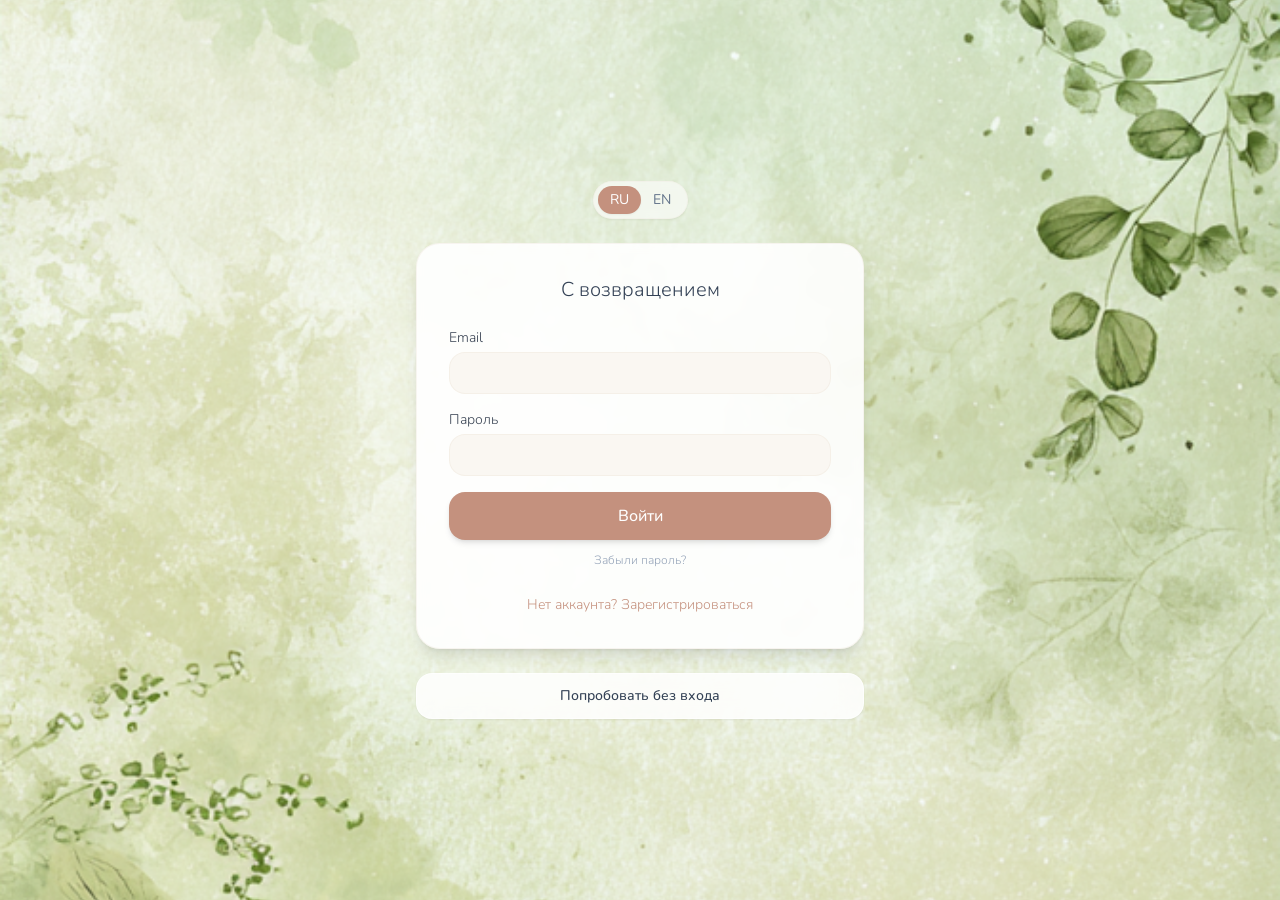
<file: index.html>
<!doctype html>
<html lang="ru">
  <head>
    <meta charset="UTF-8" />
    <script>
      // Старый домен (*.vercel.app) → канонический shloka108.ru, с сохранением пути.
      (function () {
        var h = location.hostname;
        if (/(^|\.)vercel\.app$/.test(h)) {
          location.replace('https://shloka108.ru' + location.pathname + location.search + location.hash);
        }
      })();
    </script>
    <link rel="icon" type="image/svg+xml" href="./icon-192.svg" />
    <link rel="apple-touch-icon" href="./icon-192.svg" />
    <meta name="viewport" content="width=device-width, initial-scale=1.0, maximum-scale=1.0, user-scalable=no, viewport-fit=cover" />
    <meta name="theme-color" content="#faf6f1" media="(prefers-color-scheme: light)" />
    <meta name="theme-color" content="#1a1917" media="(prefers-color-scheme: dark)" />
    <meta name="mobile-web-app-capable" content="yes" />
    <meta name="apple-mobile-web-app-status-bar-style" content="black-translucent" />
    <meta name="apple-mobile-web-app-title" content="Shloka" />
    <link rel="manifest" href="./manifest.json" />
    <link rel="preconnect" href="https://fonts.googleapis.com">
    <link rel="preconnect" href="https://fonts.gstatic.com" crossorigin>
    <link href="https://fonts.googleapis.com/css2?family=Nunito:wght@300;400;500;600;700&display=swap" rel="stylesheet">
    <title>Shloka</title>
    <script type="module" crossorigin src="./assets/index-D8ob7VkO.js"></script>
    <link rel="stylesheet" crossorigin href="./assets/index-CciPIYq9.css">
  </head>
  <body>
    <div id="root"></div>
  </body>
</html>
</file>
<file: assets/index-CciPIYq9.css>
*,:before,:after{--tw-border-spacing-x: 0;--tw-border-spacing-y: 0;--tw-translate-x: 0;--tw-translate-y: 0;--tw-rotate: 0;--tw-skew-x: 0;--tw-skew-y: 0;--tw-scale-x: 1;--tw-scale-y: 1;--tw-pan-x: ;--tw-pan-y: ;--tw-pinch-zoom: ;--tw-scroll-snap-strictness: proximity;--tw-gradient-from-position: ;--tw-gradient-via-position: ;--tw-gradient-to-position: ;--tw-ordinal: ;--tw-slashed-zero: ;--tw-numeric-figure: ;--tw-numeric-spacing: ;--tw-numeric-fraction: ;--tw-ring-inset: ;--tw-ring-offset-width: 0px;--tw-ring-offset-color: #fff;--tw-ring-color: rgb(59 130 246 / .5);--tw-ring-offset-shadow: 0 0 #0000;--tw-ring-shadow: 0 0 #0000;--tw-shadow: 0 0 #0000;--tw-shadow-colored: 0 0 #0000;--tw-blur: ;--tw-brightness: ;--tw-contrast: ;--tw-grayscale: ;--tw-hue-rotate: ;--tw-invert: ;--tw-saturate: ;--tw-sepia: ;--tw-drop-shadow: ;--tw-backdrop-blur: ;--tw-backdrop-brightness: ;--tw-backdrop-contrast: ;--tw-backdrop-grayscale: ;--tw-backdrop-hue-rotate: ;--tw-backdrop-invert: ;--tw-backdrop-opacity: ;--tw-backdrop-saturate: ;--tw-backdrop-sepia: ;--tw-contain-size: ;--tw-contain-layout: ;--tw-contain-paint: ;--tw-contain-style: }::backdrop{--tw-border-spacing-x: 0;--tw-border-spacing-y: 0;--tw-translate-x: 0;--tw-translate-y: 0;--tw-rotate: 0;--tw-skew-x: 0;--tw-skew-y: 0;--tw-scale-x: 1;--tw-scale-y: 1;--tw-pan-x: ;--tw-pan-y: ;--tw-pinch-zoom: ;--tw-scroll-snap-strictness: proximity;--tw-gradient-from-position: ;--tw-gradient-via-position: ;--tw-gradient-to-position: ;--tw-ordinal: ;--tw-slashed-zero: ;--tw-numeric-figure: ;--tw-numeric-spacing: ;--tw-numeric-fraction: ;--tw-ring-inset: ;--tw-ring-offset-width: 0px;--tw-ring-offset-color: #fff;--tw-ring-color: rgb(59 130 246 / .5);--tw-ring-offset-shadow: 0 0 #0000;--tw-ring-shadow: 0 0 #0000;--tw-shadow: 0 0 #0000;--tw-shadow-colored: 0 0 #0000;--tw-blur: ;--tw-brightness: ;--tw-contrast: ;--tw-grayscale: ;--tw-hue-rotate: ;--tw-invert: ;--tw-saturate: ;--tw-sepia: ;--tw-drop-shadow: ;--tw-backdrop-blur: ;--tw-backdrop-brightness: ;--tw-backdrop-contrast: ;--tw-backdrop-grayscale: ;--tw-backdrop-hue-rotate: ;--tw-backdrop-invert: ;--tw-backdrop-opacity: ;--tw-backdrop-saturate: ;--tw-backdrop-sepia: ;--tw-contain-size: ;--tw-contain-layout: ;--tw-contain-paint: ;--tw-contain-style: }*,:before,:after{box-sizing:border-box;border-width:0;border-style:solid;border-color:#e5e7eb}:before,:after{--tw-content: ""}html,:host{line-height:1.5;-webkit-text-size-adjust:100%;-moz-tab-size:4;-o-tab-size:4;tab-size:4;font-family:Nunito,system-ui,sans-serif;font-feature-settings:normal;font-variation-settings:normal;-webkit-tap-highlight-color:transparent}body{margin:0;line-height:inherit}hr{height:0;color:inherit;border-top-width:1px}abbr:where([title]){-webkit-text-decoration:underline dotted;text-decoration:underline dotted}h1,h2,h3,h4,h5,h6{font-size:inherit;font-weight:inherit}a{color:inherit;text-decoration:inherit}b,strong{font-weight:bolder}code,kbd,samp,pre{font-family:ui-monospace,SFMono-Regular,Menlo,Monaco,Consolas,Liberation Mono,Courier New,monospace;font-feature-settings:normal;font-variation-settings:normal;font-size:1em}small{font-size:80%}sub,sup{font-size:75%;line-height:0;position:relative;vertical-align:baseline}sub{bottom:-.25em}sup{top:-.5em}table{text-indent:0;border-color:inherit;border-collapse:collapse}button,input,optgroup,select,textarea{font-family:inherit;font-feature-settings:inherit;font-variation-settings:inherit;font-size:100%;font-weight:inherit;line-height:inherit;letter-spacing:inherit;color:inherit;margin:0;padding:0}button,select{text-transform:none}button,input:where([type=button]),input:where([type=reset]),input:where([type=submit]){-webkit-appearance:button;background-color:transparent;background-image:none}:-moz-focusring{outline:auto}:-moz-ui-invalid{box-shadow:none}progress{vertical-align:baseline}::-webkit-inner-spin-button,::-webkit-outer-spin-button{height:auto}[type=search]{-webkit-appearance:textfield;outline-offset:-2px}::-webkit-search-decoration{-webkit-appearance:none}::-webkit-file-upload-button{-webkit-appearance:button;font:inherit}summary{display:list-item}blockquote,dl,dd,h1,h2,h3,h4,h5,h6,hr,figure,p,pre{margin:0}fieldset{margin:0;padding:0}legend{padding:0}ol,ul,menu{list-style:none;margin:0;padding:0}dialog{padding:0}textarea{resize:vertical}input::-moz-placeholder,textarea::-moz-placeholder{opacity:1;color:#9ca3af}input::placeholder,textarea::placeholder{opacity:1;color:#9ca3af}button,[role=button]{cursor:pointer}:disabled{cursor:default}img,svg,video,canvas,audio,iframe,embed,object{display:block;vertical-align:middle}img,video{max-width:100%;height:auto}[hidden]:where(:not([hidden=until-found])){display:none}.sr-only{position:absolute;width:1px;height:1px;padding:0;margin:-1px;overflow:hidden;clip:rect(0,0,0,0);white-space:nowrap;border-width:0}.pointer-events-none{pointer-events:none}.pointer-events-auto{pointer-events:auto}.visible{visibility:visible}.invisible{visibility:hidden}.fixed{position:fixed}.absolute{position:absolute}.relative{position:relative}.inset-0{top:0;right:0;bottom:0;left:0}.inset-y-0{top:0;bottom:0}.-right-0\.5{right:-.125rem}.-right-1\.5{right:-.375rem}.-top-0\.5{top:-.125rem}.-top-1\.5{top:-.375rem}.bottom-0{bottom:0}.bottom-full{bottom:100%}.left-0{left:0}.left-0\.5{left:.125rem}.left-1{left:.25rem}.left-1\/2{left:50%}.left-2{left:.5rem}.left-3{left:.75rem}.right-0{right:0}.right-1{right:.25rem}.right-2{right:.5rem}.right-3{right:.75rem}.top-0{top:0}.top-0\.5{top:.125rem}.top-1\/2{top:50%}.top-2{top:.5rem}.top-4{top:1rem}.top-full{top:100%}.z-10{z-index:10}.z-20{z-index:20}.z-40{z-index:40}.z-50{z-index:50}.z-\[100\]{z-index:100}.z-\[200\]{z-index:200}.z-\[60\]{z-index:60}.z-\[70\]{z-index:70}.order-1{order:1}.order-2{order:2}.-m-1{margin:-.25rem}.m-4{margin:1rem}.mx-3{margin-left:.75rem;margin-right:.75rem}.mx-4{margin-left:1rem;margin-right:1rem}.mx-auto{margin-left:auto;margin-right:auto}.my-1{margin-top:.25rem;margin-bottom:.25rem}.-ml-1{margin-left:-.25rem}.-ml-2{margin-left:-.5rem}.mb-1{margin-bottom:.25rem}.mb-1\.5{margin-bottom:.375rem}.mb-10{margin-bottom:2.5rem}.mb-2{margin-bottom:.5rem}.mb-20{margin-bottom:5rem}.mb-3{margin-bottom:.75rem}.mb-4{margin-bottom:1rem}.mb-6{margin-bottom:1.5rem}.mb-8{margin-bottom:2rem}.ml-0\.5{margin-left:.125rem}.ml-1\.5{margin-left:.375rem}.ml-2{margin-left:.5rem}.ml-6{margin-left:1.5rem}.ml-auto{margin-left:auto}.mr-0\.5{margin-right:.125rem}.mr-1{margin-right:.25rem}.mr-2{margin-right:.5rem}.mr-3{margin-right:.75rem}.mt-0\.5{margin-top:.125rem}.mt-1{margin-top:.25rem}.mt-1\.5{margin-top:.375rem}.mt-2{margin-top:.5rem}.mt-3{margin-top:.75rem}.mt-4{margin-top:1rem}.mt-6{margin-top:1.5rem}.mt-8{margin-top:2rem}.line-clamp-2{overflow:hidden;display:-webkit-box;-webkit-box-orient:vertical;-webkit-line-clamp:2}.line-clamp-3{overflow:hidden;display:-webkit-box;-webkit-box-orient:vertical;-webkit-line-clamp:3}.block{display:block}.inline{display:inline}.flex{display:flex}.inline-flex{display:inline-flex}.table{display:table}.grid{display:grid}.contents{display:contents}.hidden{display:none}.aspect-video{aspect-ratio:16 / 9}.h-0\.5{height:.125rem}.h-1{height:.25rem}.h-1\.5{height:.375rem}.h-10{height:2.5rem}.h-11{height:2.75rem}.h-12{height:3rem}.h-14{height:3.5rem}.h-16{height:4rem}.h-2{height:.5rem}.h-2\.5{height:.625rem}.h-20{height:5rem}.h-3{height:.75rem}.h-4{height:1rem}.h-48{height:12rem}.h-5{height:1.25rem}.h-6{height:1.5rem}.h-7{height:1.75rem}.h-8{height:2rem}.h-9{height:2.25rem}.h-\[3px\]{height:3px}.h-full{height:100%}.max-h-60{max-height:15rem}.max-h-64{max-height:16rem}.max-h-\[30vh\]{max-height:30vh}.max-h-\[35vh\]{max-height:35vh}.max-h-\[40vh\]{max-height:40vh}.max-h-\[85vh\]{max-height:85vh}.max-h-\[90vh\]{max-height:90vh}.max-h-\[92vh\]{max-height:92vh}.max-h-\[95vh\]{max-height:95vh}.min-h-0{min-height:0px}.min-h-\[52px\]{min-height:52px}.min-h-full{min-height:100%}.w-1{width:.25rem}.w-1\.5{width:.375rem}.w-1\/2{width:50%}.w-10{width:2.5rem}.w-11{width:2.75rem}.w-12{width:3rem}.w-16{width:4rem}.w-2{width:.5rem}.w-2\.5{width:.625rem}.w-20{width:5rem}.w-3{width:.75rem}.w-4{width:1rem}.w-40{width:10rem}.w-44{width:11rem}.w-5{width:1.25rem}.w-52{width:13rem}.w-6{width:1.5rem}.w-64{width:16rem}.w-7{width:1.75rem}.w-8{width:2rem}.w-9{width:2.25rem}.w-full{width:100%}.min-w-0{min-width:0px}.max-w-2xl{max-width:42rem}.max-w-4xl{max-width:56rem}.max-w-\[200px\]{max-width:200px}.max-w-\[260px\]{max-width:260px}.max-w-\[85\%\]{max-width:85%}.max-w-lg{max-width:32rem}.max-w-md{max-width:28rem}.max-w-sm{max-width:24rem}.max-w-xs{max-width:20rem}.flex-1{flex:1 1 0%}.flex-shrink-0,.shrink-0{flex-shrink:0}.-translate-x-1\/2{--tw-translate-x: -50%;transform:translate(var(--tw-translate-x),var(--tw-translate-y)) rotate(var(--tw-rotate)) skew(var(--tw-skew-x)) skewY(var(--tw-skew-y)) scaleX(var(--tw-scale-x)) scaleY(var(--tw-scale-y))}.-translate-x-full{--tw-translate-x: -100%;transform:translate(var(--tw-translate-x),var(--tw-translate-y)) rotate(var(--tw-rotate)) skew(var(--tw-skew-x)) skewY(var(--tw-skew-y)) scaleX(var(--tw-scale-x)) scaleY(var(--tw-scale-y))}.-translate-y-1\/2{--tw-translate-y: -50%;transform:translate(var(--tw-translate-x),var(--tw-translate-y)) rotate(var(--tw-rotate)) skew(var(--tw-skew-x)) skewY(var(--tw-skew-y)) scaleX(var(--tw-scale-x)) scaleY(var(--tw-scale-y))}.translate-x-0{--tw-translate-x: 0px;transform:translate(var(--tw-translate-x),var(--tw-translate-y)) rotate(var(--tw-rotate)) skew(var(--tw-skew-x)) skewY(var(--tw-skew-y)) scaleX(var(--tw-scale-x)) scaleY(var(--tw-scale-y))}.translate-x-5{--tw-translate-x: 1.25rem;transform:translate(var(--tw-translate-x),var(--tw-translate-y)) rotate(var(--tw-rotate)) skew(var(--tw-skew-x)) skewY(var(--tw-skew-y)) scaleX(var(--tw-scale-x)) scaleY(var(--tw-scale-y))}.rotate-45{--tw-rotate: 45deg;transform:translate(var(--tw-translate-x),var(--tw-translate-y)) rotate(var(--tw-rotate)) skew(var(--tw-skew-x)) skewY(var(--tw-skew-y)) scaleX(var(--tw-scale-x)) scaleY(var(--tw-scale-y))}.transform{transform:translate(var(--tw-translate-x),var(--tw-translate-y)) rotate(var(--tw-rotate)) skew(var(--tw-skew-x)) skewY(var(--tw-skew-y)) scaleX(var(--tw-scale-x)) scaleY(var(--tw-scale-y))}@keyframes pulse{50%{opacity:.5}}.animate-pulse{animation:pulse 2s cubic-bezier(.4,0,.6,1) infinite}@keyframes spin{to{transform:rotate(360deg)}}.animate-spin{animation:spin 1s linear infinite}.cursor-pointer{cursor:pointer}.select-none{-webkit-user-select:none;-moz-user-select:none;user-select:none}.resize-none{resize:none}.resize{resize:both}.grid-cols-1{grid-template-columns:repeat(1,minmax(0,1fr))}.flex-col{flex-direction:column}.flex-wrap{flex-wrap:wrap}.items-start{align-items:flex-start}.items-end{align-items:flex-end}.items-center{align-items:center}.justify-start{justify-content:flex-start}.justify-end{justify-content:flex-end}.justify-center{justify-content:center}.justify-between{justify-content:space-between}.gap-0\.5{gap:.125rem}.gap-1{gap:.25rem}.gap-1\.5{gap:.375rem}.gap-2{gap:.5rem}.gap-2\.5{gap:.625rem}.gap-3{gap:.75rem}.gap-4{gap:1rem}.gap-5{gap:1.25rem}.gap-6{gap:1.5rem}.gap-8{gap:2rem}.gap-x-2\.5{-moz-column-gap:.625rem;column-gap:.625rem}.gap-x-3{-moz-column-gap:.75rem;column-gap:.75rem}.gap-x-5{-moz-column-gap:1.25rem;column-gap:1.25rem}.gap-y-2{row-gap:.5rem}.gap-y-3{row-gap:.75rem}.gap-y-4{row-gap:1rem}.gap-y-5{row-gap:1.25rem}.gap-y-6{row-gap:1.5rem}.space-x-1\.5>:not([hidden])~:not([hidden]){--tw-space-x-reverse: 0;margin-right:calc(.375rem * var(--tw-space-x-reverse));margin-left:calc(.375rem * calc(1 - var(--tw-space-x-reverse)))}.space-x-2>:not([hidden])~:not([hidden]){--tw-space-x-reverse: 0;margin-right:calc(.5rem * var(--tw-space-x-reverse));margin-left:calc(.5rem * calc(1 - var(--tw-space-x-reverse)))}.space-x-2\.5>:not([hidden])~:not([hidden]){--tw-space-x-reverse: 0;margin-right:calc(.625rem * var(--tw-space-x-reverse));margin-left:calc(.625rem * calc(1 - var(--tw-space-x-reverse)))}.space-x-3>:not([hidden])~:not([hidden]){--tw-space-x-reverse: 0;margin-right:calc(.75rem * var(--tw-space-x-reverse));margin-left:calc(.75rem * calc(1 - var(--tw-space-x-reverse)))}.space-y-0\.5>:not([hidden])~:not([hidden]){--tw-space-y-reverse: 0;margin-top:calc(.125rem * calc(1 - var(--tw-space-y-reverse)));margin-bottom:calc(.125rem * var(--tw-space-y-reverse))}.space-y-1>:not([hidden])~:not([hidden]){--tw-space-y-reverse: 0;margin-top:calc(.25rem * calc(1 - var(--tw-space-y-reverse)));margin-bottom:calc(.25rem * var(--tw-space-y-reverse))}.space-y-2>:not([hidden])~:not([hidden]){--tw-space-y-reverse: 0;margin-top:calc(.5rem * calc(1 - var(--tw-space-y-reverse)));margin-bottom:calc(.5rem * var(--tw-space-y-reverse))}.space-y-3>:not([hidden])~:not([hidden]){--tw-space-y-reverse: 0;margin-top:calc(.75rem * calc(1 - var(--tw-space-y-reverse)));margin-bottom:calc(.75rem * var(--tw-space-y-reverse))}.space-y-4>:not([hidden])~:not([hidden]){--tw-space-y-reverse: 0;margin-top:calc(1rem * calc(1 - var(--tw-space-y-reverse)));margin-bottom:calc(1rem * var(--tw-space-y-reverse))}.space-y-5>:not([hidden])~:not([hidden]){--tw-space-y-reverse: 0;margin-top:calc(1.25rem * calc(1 - var(--tw-space-y-reverse)));margin-bottom:calc(1.25rem * var(--tw-space-y-reverse))}.space-y-6>:not([hidden])~:not([hidden]){--tw-space-y-reverse: 0;margin-top:calc(1.5rem * calc(1 - var(--tw-space-y-reverse)));margin-bottom:calc(1.5rem * var(--tw-space-y-reverse))}.overflow-auto{overflow:auto}.overflow-hidden{overflow:hidden}.overflow-x-auto{overflow-x:auto}.overflow-y-auto{overflow-y:auto}.truncate{overflow:hidden;text-overflow:ellipsis;white-space:nowrap}.whitespace-normal{white-space:normal}.whitespace-nowrap{white-space:nowrap}.whitespace-pre-line{white-space:pre-line}.whitespace-pre-wrap{white-space:pre-wrap}.break-words{overflow-wrap:break-word}.break-all{word-break:break-all}.rounded{border-radius:.25rem}.rounded-2xl{border-radius:1rem}.rounded-3xl{border-radius:1.5rem}.rounded-full{border-radius:9999px}.rounded-lg{border-radius:.5rem}.rounded-md{border-radius:.375rem}.rounded-xl{border-radius:.75rem}.rounded-r-full{border-top-right-radius:9999px;border-bottom-right-radius:9999px}.rounded-t-3xl{border-top-left-radius:1.5rem;border-top-right-radius:1.5rem}.rounded-bl-md{border-bottom-left-radius:.375rem}.rounded-br-md{border-bottom-right-radius:.375rem}.border{border-width:1px}.border-0{border-width:0px}.border-2{border-width:2px}.border-b{border-bottom-width:1px}.border-b-2{border-bottom-width:2px}.border-l{border-left-width:1px}.border-r{border-right-width:1px}.border-t{border-top-width:1px}.border-t-2{border-top-width:2px}.border-dashed{border-style:dashed}.border-amber-200{--tw-border-opacity: 1;border-color:rgb(253 230 138 / var(--tw-border-opacity, 1))}.border-current{border-color:currentColor}.border-emerald-500\/60{border-color:#10b98199}.border-gray-100{--tw-border-opacity: 1;border-color:rgb(243 244 246 / var(--tw-border-opacity, 1))}.border-gray-200{--tw-border-opacity: 1;border-color:rgb(229 231 235 / var(--tw-border-opacity, 1))}.border-gray-300{--tw-border-opacity: 1;border-color:rgb(209 213 219 / var(--tw-border-opacity, 1))}.border-green-200{--tw-border-opacity: 1;border-color:rgb(187 247 208 / var(--tw-border-opacity, 1))}.border-night-accent{--tw-border-opacity: 1;border-color:rgb(196 168 120 / var(--tw-border-opacity, 1))}.border-night-accent\/30{border-color:#c4a8784d}.border-night-bg{--tw-border-opacity: 1;border-color:rgb(26 25 24 / var(--tw-border-opacity, 1))}.border-purple-200{--tw-border-opacity: 1;border-color:rgb(233 213 255 / var(--tw-border-opacity, 1))}.border-red-100{--tw-border-opacity: 1;border-color:rgb(254 226 226 / var(--tw-border-opacity, 1))}.border-red-200{--tw-border-opacity: 1;border-color:rgb(254 202 202 / var(--tw-border-opacity, 1))}.border-red-400{--tw-border-opacity: 1;border-color:rgb(248 113 113 / var(--tw-border-opacity, 1))}.border-red-400\/60{border-color:#f8717199}.border-red-500\/60{border-color:#ef444499}.border-sattva-btn-rose{--tw-border-opacity: 1;border-color:rgb(196 145 126 / var(--tw-border-opacity, 1))}.border-sattva-sage\/20{border-color:#c8dbc833}.border-sattva-sage\/30{border-color:#c8dbc84d}.border-sattva-sage\/50{border-color:#c8dbc880}.border-sattva-sand\/15{border-color:#e8ddd026}.border-sattva-sand\/20{border-color:#e8ddd033}.border-sattva-sand\/30{border-color:#e8ddd04d}.border-sattva-sand\/40{border-color:#e8ddd066}.border-transparent{border-color:transparent}.border-white{--tw-border-opacity: 1;border-color:rgb(255 255 255 / var(--tw-border-opacity, 1))}.border-white\/10{border-color:#ffffff1a}.border-white\/20{border-color:#fff3}.border-white\/5{border-color:#ffffff0d}.border-white\/60{border-color:#fff9}.border-yellow-200{--tw-border-opacity: 1;border-color:rgb(254 240 138 / var(--tw-border-opacity, 1))}.border-t-transparent{border-top-color:transparent}.bg-amber-400{--tw-bg-opacity: 1;background-color:rgb(251 191 36 / var(--tw-bg-opacity, 1))}.bg-amber-50{--tw-bg-opacity: 1;background-color:rgb(255 251 235 / var(--tw-bg-opacity, 1))}.bg-black\/10{background-color:#0000001a}.bg-black\/30{background-color:#0000004d}.bg-black\/40{background-color:#0006}.bg-black\/5{background-color:#0000000d}.bg-black\/50{background-color:#00000080}.bg-black\/60{background-color:#0009}.bg-black\/65{background-color:#000000a6}.bg-blue-50{--tw-bg-opacity: 1;background-color:rgb(239 246 255 / var(--tw-bg-opacity, 1))}.bg-current{background-color:currentColor}.bg-emerald-100{--tw-bg-opacity: 1;background-color:rgb(209 250 229 / var(--tw-bg-opacity, 1))}.bg-emerald-400{--tw-bg-opacity: 1;background-color:rgb(52 211 153 / var(--tw-bg-opacity, 1))}.bg-emerald-50{--tw-bg-opacity: 1;background-color:rgb(236 253 245 / var(--tw-bg-opacity, 1))}.bg-emerald-500{--tw-bg-opacity: 1;background-color:rgb(16 185 129 / var(--tw-bg-opacity, 1))}.bg-emerald-500\/10{background-color:#10b9811a}.bg-emerald-500\/15{background-color:#10b98126}.bg-gray-100{--tw-bg-opacity: 1;background-color:rgb(243 244 246 / var(--tw-bg-opacity, 1))}.bg-gray-200\/60{background-color:#e5e7eb99}.bg-gray-300{--tw-bg-opacity: 1;background-color:rgb(209 213 219 / var(--tw-bg-opacity, 1))}.bg-gray-400{--tw-bg-opacity: 1;background-color:rgb(156 163 175 / var(--tw-bg-opacity, 1))}.bg-gray-50{--tw-bg-opacity: 1;background-color:rgb(249 250 251 / var(--tw-bg-opacity, 1))}.bg-gray-50\/50{background-color:#f9fafb80}.bg-green-100{--tw-bg-opacity: 1;background-color:rgb(220 252 231 / var(--tw-bg-opacity, 1))}.bg-green-400{--tw-bg-opacity: 1;background-color:rgb(74 222 128 / var(--tw-bg-opacity, 1))}.bg-green-50{--tw-bg-opacity: 1;background-color:rgb(240 253 244 / var(--tw-bg-opacity, 1))}.bg-green-50\/95{background-color:#f0fdf4f2}.bg-green-500{--tw-bg-opacity: 1;background-color:rgb(34 197 94 / var(--tw-bg-opacity, 1))}.bg-night-accent{--tw-bg-opacity: 1;background-color:rgb(196 168 120 / var(--tw-bg-opacity, 1))}.bg-night-accent-soft\/30{background-color:#3e3a324d}.bg-night-accent-soft\/50{background-color:#3e3a3280}.bg-night-accent\/15{background-color:#c4a87826}.bg-night-accent\/20{background-color:#c4a87833}.bg-night-accent\/40{background-color:#c4a87866}.bg-night-accent\/60{background-color:#c4a87899}.bg-night-bg{--tw-bg-opacity: 1;background-color:rgb(26 25 24 / var(--tw-bg-opacity, 1))}.bg-night-btn{--tw-bg-opacity: 1;background-color:rgb(138 120 96 / var(--tw-bg-opacity, 1))}.bg-night-btn-soft\/40{background-color:#37322966}.bg-night-btn\/20{background-color:#8a786033}.bg-night-card{--tw-bg-opacity: 1;background-color:rgb(35 34 32 / var(--tw-bg-opacity, 1))}.bg-night-card\/95{background-color:#232220f2}.bg-purple-50{--tw-bg-opacity: 1;background-color:rgb(250 245 255 / var(--tw-bg-opacity, 1))}.bg-red-100{--tw-bg-opacity: 1;background-color:rgb(254 226 226 / var(--tw-bg-opacity, 1))}.bg-red-400{--tw-bg-opacity: 1;background-color:rgb(248 113 113 / var(--tw-bg-opacity, 1))}.bg-red-50{--tw-bg-opacity: 1;background-color:rgb(254 242 242 / var(--tw-bg-opacity, 1))}.bg-red-50\/50{background-color:#fef2f280}.bg-red-50\/95{background-color:#fef2f2f2}.bg-red-500{--tw-bg-opacity: 1;background-color:rgb(239 68 68 / var(--tw-bg-opacity, 1))}.bg-red-500\/10{background-color:#ef44441a}.bg-red-500\/15{background-color:#ef444426}.bg-sattva-blush\/20{background-color:#e8dcd433}.bg-sattva-blush\/30{background-color:#e8dcd44d}.bg-sattva-btn-rose{--tw-bg-opacity: 1;background-color:rgb(196 145 126 / var(--tw-bg-opacity, 1))}.bg-sattva-btn-rose\/10{background-color:#c4917e1a}.bg-sattva-btn-rose\/15{background-color:#c4917e26}.bg-sattva-btn-rose\/30{background-color:#c4917e4d}.bg-sattva-btn-rose\/40{background-color:#c4917e66}.bg-sattva-cream{--tw-bg-opacity: 1;background-color:rgb(250 247 242 / var(--tw-bg-opacity, 1))}.bg-sattva-cream\/50{background-color:#faf7f280}.bg-sattva-cream\/95{background-color:#faf7f2f2}.bg-sattva-gold\/30{background-color:#d4c4a04d}.bg-sattva-sage\/10{background-color:#c8dbc81a}.bg-sattva-sage\/20{background-color:#c8dbc833}.bg-sattva-sage\/30{background-color:#c8dbc84d}.bg-sattva-sage\/40{background-color:#c8dbc866}.bg-sattva-sand\/10{background-color:#e8ddd01a}.bg-sattva-sand\/15{background-color:#e8ddd026}.bg-sattva-sand\/20{background-color:#e8ddd033}.bg-sattva-sand\/30{background-color:#e8ddd04d}.bg-sattva-sand\/40{background-color:#e8ddd066}.bg-slate-200{--tw-bg-opacity: 1;background-color:rgb(226 232 240 / var(--tw-bg-opacity, 1))}.bg-slate-400{--tw-bg-opacity: 1;background-color:rgb(148 163 184 / var(--tw-bg-opacity, 1))}.bg-slate-700{--tw-bg-opacity: 1;background-color:rgb(51 65 85 / var(--tw-bg-opacity, 1))}.bg-slate-800{--tw-bg-opacity: 1;background-color:rgb(30 41 59 / var(--tw-bg-opacity, 1))}.bg-transparent{background-color:transparent}.bg-white{--tw-bg-opacity: 1;background-color:rgb(255 255 255 / var(--tw-bg-opacity, 1))}.bg-white\/10{background-color:#ffffff1a}.bg-white\/15{background-color:#ffffff26}.bg-white\/20{background-color:#fff3}.bg-white\/5{background-color:#ffffff0d}.bg-white\/60{background-color:#fff9}.bg-white\/85{background-color:#ffffffd9}.bg-white\/90{background-color:#ffffffe6}.bg-white\/95{background-color:#fffffff2}.bg-white\/\[0\.02\]{background-color:#ffffff05}.bg-white\/\[0\.03\]{background-color:#ffffff08}.bg-yellow-100{--tw-bg-opacity: 1;background-color:rgb(254 249 195 / var(--tw-bg-opacity, 1))}.bg-yellow-400{--tw-bg-opacity: 1;background-color:rgb(250 204 21 / var(--tw-bg-opacity, 1))}.bg-yellow-50{--tw-bg-opacity: 1;background-color:rgb(254 252 232 / var(--tw-bg-opacity, 1))}.bg-yellow-500\/15{background-color:#eab30826}.bg-sattva-gradient{background-image:linear-gradient(160deg,#f2e8dc,#e8dcd0 40%,#ddd0c4)}.object-cover{-o-object-fit:cover;object-fit:cover}.p-0\.5{padding:.125rem}.p-1{padding:.25rem}.p-1\.5{padding:.375rem}.p-2{padding:.5rem}.p-2\.5{padding:.625rem}.p-3{padding:.75rem}.p-4{padding:1rem}.p-5{padding:1.25rem}.p-6{padding:1.5rem}.p-8{padding:2rem}.px-1{padding-left:.25rem;padding-right:.25rem}.px-1\.5{padding-left:.375rem;padding-right:.375rem}.px-2{padding-left:.5rem;padding-right:.5rem}.px-2\.5{padding-left:.625rem;padding-right:.625rem}.px-3{padding-left:.75rem;padding-right:.75rem}.px-4{padding-left:1rem;padding-right:1rem}.px-5{padding-left:1.25rem;padding-right:1.25rem}.px-6{padding-left:1.5rem;padding-right:1.5rem}.px-8{padding-left:2rem;padding-right:2rem}.py-0\.5{padding-top:.125rem;padding-bottom:.125rem}.py-1{padding-top:.25rem;padding-bottom:.25rem}.py-1\.5{padding-top:.375rem;padding-bottom:.375rem}.py-10{padding-top:2.5rem;padding-bottom:2.5rem}.py-12{padding-top:3rem;padding-bottom:3rem}.py-16{padding-top:4rem;padding-bottom:4rem}.py-2{padding-top:.5rem;padding-bottom:.5rem}.py-2\.5{padding-top:.625rem;padding-bottom:.625rem}.py-20{padding-top:5rem;padding-bottom:5rem}.py-3{padding-top:.75rem;padding-bottom:.75rem}.py-3\.5{padding-top:.875rem;padding-bottom:.875rem}.py-4{padding-top:1rem;padding-bottom:1rem}.pb-1{padding-bottom:.25rem}.pb-16{padding-bottom:4rem}.pb-2{padding-bottom:.5rem}.pb-4{padding-bottom:1rem}.pb-5{padding-bottom:1.25rem}.pb-6{padding-bottom:1.5rem}.pl-2{padding-left:.5rem}.pr-12{padding-right:3rem}.pt-12{padding-top:3rem}.pt-14{padding-top:3.5rem}.pt-2{padding-top:.5rem}.pt-3{padding-top:.75rem}.pt-4{padding-top:1rem}.pt-6{padding-top:1.5rem}.pt-\[env\(safe-area-inset-top\)\]{padding-top:env(safe-area-inset-top)}.text-left{text-align:left}.text-center{text-align:center}.font-mono{font-family:ui-monospace,SFMono-Regular,Menlo,Monaco,Consolas,Liberation Mono,Courier New,monospace}.font-sanskrit{font-family:Georgia,Cambria,Times New Roman,serif}.text-2xl{font-size:1.5rem;line-height:2rem}.text-3xl{font-size:1.875rem;line-height:2.25rem}.text-\[10px\]{font-size:10px}.text-\[11px\]{font-size:11px}.text-base{font-size:1rem;line-height:1.5rem}.text-lg{font-size:1.125rem;line-height:1.75rem}.text-sm{font-size:.875rem;line-height:1.25rem}.text-xl{font-size:1.25rem;line-height:1.75rem}.text-xs{font-size:.75rem;line-height:1rem}.font-bold{font-weight:700}.font-light{font-weight:300}.font-medium{font-weight:500}.font-normal{font-weight:400}.font-semibold{font-weight:600}.uppercase{text-transform:uppercase}.lowercase{text-transform:lowercase}.italic{font-style:italic}.tabular-nums{--tw-numeric-spacing: tabular-nums;font-variant-numeric:var(--tw-ordinal) var(--tw-slashed-zero) var(--tw-numeric-figure) var(--tw-numeric-spacing) var(--tw-numeric-fraction)}.leading-none{line-height:1}.leading-relaxed{line-height:1.625}.leading-snug{line-height:1.375}.leading-tight{line-height:1.25}.tracking-wide{letter-spacing:.025em}.tracking-wider{letter-spacing:.05em}.text-\[\#c8b48a\]{--tw-text-opacity: 1;color:rgb(200 180 138 / var(--tw-text-opacity, 1))}.text-amber-400{--tw-text-opacity: 1;color:rgb(251 191 36 / var(--tw-text-opacity, 1))}.text-amber-600{--tw-text-opacity: 1;color:rgb(217 119 6 / var(--tw-text-opacity, 1))}.text-amber-700{--tw-text-opacity: 1;color:rgb(180 83 9 / var(--tw-text-opacity, 1))}.text-amber-800\/80{color:#92400ecc}.text-amber-800\/90{color:#92400ee6}.text-blue-600{--tw-text-opacity: 1;color:rgb(37 99 235 / var(--tw-text-opacity, 1))}.text-emerald-400{--tw-text-opacity: 1;color:rgb(52 211 153 / var(--tw-text-opacity, 1))}.text-emerald-500{--tw-text-opacity: 1;color:rgb(16 185 129 / var(--tw-text-opacity, 1))}.text-gray-100{--tw-text-opacity: 1;color:rgb(243 244 246 / var(--tw-text-opacity, 1))}.text-gray-200{--tw-text-opacity: 1;color:rgb(229 231 235 / var(--tw-text-opacity, 1))}.text-gray-300{--tw-text-opacity: 1;color:rgb(209 213 219 / var(--tw-text-opacity, 1))}.text-gray-400{--tw-text-opacity: 1;color:rgb(156 163 175 / var(--tw-text-opacity, 1))}.text-gray-500{--tw-text-opacity: 1;color:rgb(107 114 128 / var(--tw-text-opacity, 1))}.text-gray-600{--tw-text-opacity: 1;color:rgb(75 85 99 / var(--tw-text-opacity, 1))}.text-gray-700{--tw-text-opacity: 1;color:rgb(55 65 81 / var(--tw-text-opacity, 1))}.text-green-500{--tw-text-opacity: 1;color:rgb(34 197 94 / var(--tw-text-opacity, 1))}.text-green-600{--tw-text-opacity: 1;color:rgb(22 163 74 / var(--tw-text-opacity, 1))}.text-green-700{--tw-text-opacity: 1;color:rgb(21 128 61 / var(--tw-text-opacity, 1))}.text-night-accent{--tw-text-opacity: 1;color:rgb(196 168 120 / var(--tw-text-opacity, 1))}.text-night-text{--tw-text-opacity: 1;color:rgb(224 216 208 / var(--tw-text-opacity, 1))}.text-purple-500{--tw-text-opacity: 1;color:rgb(168 85 247 / var(--tw-text-opacity, 1))}.text-purple-600{--tw-text-opacity: 1;color:rgb(147 51 234 / var(--tw-text-opacity, 1))}.text-purple-700{--tw-text-opacity: 1;color:rgb(126 34 206 / var(--tw-text-opacity, 1))}.text-red-400{--tw-text-opacity: 1;color:rgb(248 113 113 / var(--tw-text-opacity, 1))}.text-red-500{--tw-text-opacity: 1;color:rgb(239 68 68 / var(--tw-text-opacity, 1))}.text-red-600{--tw-text-opacity: 1;color:rgb(220 38 38 / var(--tw-text-opacity, 1))}.text-red-600\/90{color:#dc2626e6}.text-red-700{--tw-text-opacity: 1;color:rgb(185 28 28 / var(--tw-text-opacity, 1))}.text-sattva-btn-rose{--tw-text-opacity: 1;color:rgb(196 145 126 / var(--tw-text-opacity, 1))}.text-sattva-gold{--tw-text-opacity: 1;color:rgb(212 196 160 / var(--tw-text-opacity, 1))}.text-sattva-rose{--tw-text-opacity: 1;color:rgb(232 213 204 / var(--tw-text-opacity, 1))}.text-sattva-sage{--tw-text-opacity: 1;color:rgb(200 219 200 / var(--tw-text-opacity, 1))}.text-sattva-sage-dark{--tw-text-opacity: 1;color:rgb(109 168 109 / var(--tw-text-opacity, 1))}.text-slate-100{--tw-text-opacity: 1;color:rgb(241 245 249 / var(--tw-text-opacity, 1))}.text-slate-300{--tw-text-opacity: 1;color:rgb(203 213 225 / var(--tw-text-opacity, 1))}.text-slate-400{--tw-text-opacity: 1;color:rgb(148 163 184 / var(--tw-text-opacity, 1))}.text-slate-500{--tw-text-opacity: 1;color:rgb(100 116 139 / var(--tw-text-opacity, 1))}.text-slate-600{--tw-text-opacity: 1;color:rgb(71 85 105 / var(--tw-text-opacity, 1))}.text-slate-700{--tw-text-opacity: 1;color:rgb(51 65 85 / var(--tw-text-opacity, 1))}.text-slate-800{--tw-text-opacity: 1;color:rgb(30 41 59 / var(--tw-text-opacity, 1))}.text-slate-900{--tw-text-opacity: 1;color:rgb(15 23 42 / var(--tw-text-opacity, 1))}.text-white{--tw-text-opacity: 1;color:rgb(255 255 255 / var(--tw-text-opacity, 1))}.text-yellow-400{--tw-text-opacity: 1;color:rgb(250 204 21 / var(--tw-text-opacity, 1))}.text-yellow-500{--tw-text-opacity: 1;color:rgb(234 179 8 / var(--tw-text-opacity, 1))}.text-yellow-700{--tw-text-opacity: 1;color:rgb(161 98 7 / var(--tw-text-opacity, 1))}.underline{text-decoration-line:underline}.decoration-dotted{text-decoration-style:dotted}.underline-offset-2{text-underline-offset:2px}.placeholder-gray-400::-moz-placeholder{--tw-placeholder-opacity: 1;color:rgb(156 163 175 / var(--tw-placeholder-opacity, 1))}.placeholder-gray-400::placeholder{--tw-placeholder-opacity: 1;color:rgb(156 163 175 / var(--tw-placeholder-opacity, 1))}.placeholder-gray-500::-moz-placeholder{--tw-placeholder-opacity: 1;color:rgb(107 114 128 / var(--tw-placeholder-opacity, 1))}.placeholder-gray-500::placeholder{--tw-placeholder-opacity: 1;color:rgb(107 114 128 / var(--tw-placeholder-opacity, 1))}.placeholder-gray-600::-moz-placeholder{--tw-placeholder-opacity: 1;color:rgb(75 85 99 / var(--tw-placeholder-opacity, 1))}.placeholder-gray-600::placeholder{--tw-placeholder-opacity: 1;color:rgb(75 85 99 / var(--tw-placeholder-opacity, 1))}.placeholder-slate-400::-moz-placeholder{--tw-placeholder-opacity: 1;color:rgb(148 163 184 / var(--tw-placeholder-opacity, 1))}.placeholder-slate-400::placeholder{--tw-placeholder-opacity: 1;color:rgb(148 163 184 / var(--tw-placeholder-opacity, 1))}.accent-sattva-btn-rose{accent-color:#c4917e}.opacity-0{opacity:0}.opacity-20{opacity:.2}.opacity-30{opacity:.3}.opacity-40{opacity:.4}.opacity-50{opacity:.5}.opacity-60{opacity:.6}.opacity-70{opacity:.7}.opacity-\[0\.08\]{opacity:.08}.shadow{--tw-shadow: 0 1px 3px 0 rgb(0 0 0 / .1), 0 1px 2px -1px rgb(0 0 0 / .1);--tw-shadow-colored: 0 1px 3px 0 var(--tw-shadow-color), 0 1px 2px -1px var(--tw-shadow-color);box-shadow:var(--tw-ring-offset-shadow, 0 0 #0000),var(--tw-ring-shadow, 0 0 #0000),var(--tw-shadow)}.shadow-2xl{--tw-shadow: 0 25px 50px -12px rgb(0 0 0 / .25);--tw-shadow-colored: 0 25px 50px -12px var(--tw-shadow-color);box-shadow:var(--tw-ring-offset-shadow, 0 0 #0000),var(--tw-ring-shadow, 0 0 #0000),var(--tw-shadow)}.shadow-\[0_-2px_16px_rgba\(0\,0\,0\,0\.04\)\]{--tw-shadow: 0 -2px 16px rgba(0,0,0,.04);--tw-shadow-colored: 0 -2px 16px var(--tw-shadow-color);box-shadow:var(--tw-ring-offset-shadow, 0 0 #0000),var(--tw-ring-shadow, 0 0 #0000),var(--tw-shadow)}.shadow-card{--tw-shadow: 0 1px 3px rgba(0,0,0,.04), 0 4px 12px rgba(0,0,0,.03);--tw-shadow-colored: 0 1px 3px var(--tw-shadow-color), 0 4px 12px var(--tw-shadow-color);box-shadow:var(--tw-ring-offset-shadow, 0 0 #0000),var(--tw-ring-shadow, 0 0 #0000),var(--tw-shadow)}.shadow-glow-night{--tw-shadow: 0 0 20px rgba(196,168,120,.1);--tw-shadow-colored: 0 0 20px var(--tw-shadow-color);box-shadow:var(--tw-ring-offset-shadow, 0 0 #0000),var(--tw-ring-shadow, 0 0 #0000),var(--tw-shadow)}.shadow-glow-rose{--tw-shadow: 0 0 20px rgba(196,145,126,.15);--tw-shadow-colored: 0 0 20px var(--tw-shadow-color);box-shadow:var(--tw-ring-offset-shadow, 0 0 #0000),var(--tw-ring-shadow, 0 0 #0000),var(--tw-shadow)}.shadow-lg{--tw-shadow: 0 10px 15px -3px rgb(0 0 0 / .1), 0 4px 6px -4px rgb(0 0 0 / .1);--tw-shadow-colored: 0 10px 15px -3px var(--tw-shadow-color), 0 4px 6px -4px var(--tw-shadow-color);box-shadow:var(--tw-ring-offset-shadow, 0 0 #0000),var(--tw-ring-shadow, 0 0 #0000),var(--tw-shadow)}.shadow-md{--tw-shadow: 0 4px 6px -1px rgb(0 0 0 / .1), 0 2px 4px -2px rgb(0 0 0 / .1);--tw-shadow-colored: 0 4px 6px -1px var(--tw-shadow-color), 0 2px 4px -2px var(--tw-shadow-color);box-shadow:var(--tw-ring-offset-shadow, 0 0 #0000),var(--tw-ring-shadow, 0 0 #0000),var(--tw-shadow)}.shadow-none{--tw-shadow: 0 0 #0000;--tw-shadow-colored: 0 0 #0000;box-shadow:var(--tw-ring-offset-shadow, 0 0 #0000),var(--tw-ring-shadow, 0 0 #0000),var(--tw-shadow)}.shadow-sm{--tw-shadow: 0 1px 2px 0 rgb(0 0 0 / .05);--tw-shadow-colored: 0 1px 2px 0 var(--tw-shadow-color);box-shadow:var(--tw-ring-offset-shadow, 0 0 #0000),var(--tw-ring-shadow, 0 0 #0000),var(--tw-shadow)}.shadow-xl{--tw-shadow: 0 20px 25px -5px rgb(0 0 0 / .1), 0 8px 10px -6px rgb(0 0 0 / .1);--tw-shadow-colored: 0 20px 25px -5px var(--tw-shadow-color), 0 8px 10px -6px var(--tw-shadow-color);box-shadow:var(--tw-ring-offset-shadow, 0 0 #0000),var(--tw-ring-shadow, 0 0 #0000),var(--tw-shadow)}.outline-none{outline:2px solid transparent;outline-offset:2px}.filter{filter:var(--tw-blur) var(--tw-brightness) var(--tw-contrast) var(--tw-grayscale) var(--tw-hue-rotate) var(--tw-invert) var(--tw-saturate) var(--tw-sepia) var(--tw-drop-shadow)}.backdrop-blur-md{--tw-backdrop-blur: blur(12px);-webkit-backdrop-filter:var(--tw-backdrop-blur) var(--tw-backdrop-brightness) var(--tw-backdrop-contrast) var(--tw-backdrop-grayscale) var(--tw-backdrop-hue-rotate) var(--tw-backdrop-invert) var(--tw-backdrop-opacity) var(--tw-backdrop-saturate) var(--tw-backdrop-sepia);backdrop-filter:var(--tw-backdrop-blur) var(--tw-backdrop-brightness) var(--tw-backdrop-contrast) var(--tw-backdrop-grayscale) var(--tw-backdrop-hue-rotate) var(--tw-backdrop-invert) var(--tw-backdrop-opacity) var(--tw-backdrop-saturate) var(--tw-backdrop-sepia)}.backdrop-blur-sm{--tw-backdrop-blur: blur(4px);-webkit-backdrop-filter:var(--tw-backdrop-blur) var(--tw-backdrop-brightness) var(--tw-backdrop-contrast) var(--tw-backdrop-grayscale) var(--tw-backdrop-hue-rotate) var(--tw-backdrop-invert) var(--tw-backdrop-opacity) var(--tw-backdrop-saturate) var(--tw-backdrop-sepia);backdrop-filter:var(--tw-backdrop-blur) var(--tw-backdrop-brightness) var(--tw-backdrop-contrast) var(--tw-backdrop-grayscale) var(--tw-backdrop-hue-rotate) var(--tw-backdrop-invert) var(--tw-backdrop-opacity) var(--tw-backdrop-saturate) var(--tw-backdrop-sepia)}.backdrop-blur-xl{--tw-backdrop-blur: blur(24px);-webkit-backdrop-filter:var(--tw-backdrop-blur) var(--tw-backdrop-brightness) var(--tw-backdrop-contrast) var(--tw-backdrop-grayscale) var(--tw-backdrop-hue-rotate) var(--tw-backdrop-invert) var(--tw-backdrop-opacity) var(--tw-backdrop-saturate) var(--tw-backdrop-sepia);backdrop-filter:var(--tw-backdrop-blur) var(--tw-backdrop-brightness) var(--tw-backdrop-contrast) var(--tw-backdrop-grayscale) var(--tw-backdrop-hue-rotate) var(--tw-backdrop-invert) var(--tw-backdrop-opacity) var(--tw-backdrop-saturate) var(--tw-backdrop-sepia)}.transition{transition-property:color,background-color,border-color,text-decoration-color,fill,stroke,opacity,box-shadow,transform,filter,backdrop-filter;transition-timing-function:cubic-bezier(.4,0,.2,1);transition-duration:.15s}.transition-all{transition-property:all;transition-timing-function:cubic-bezier(.4,0,.2,1);transition-duration:.15s}.transition-colors{transition-property:color,background-color,border-color,text-decoration-color,fill,stroke;transition-timing-function:cubic-bezier(.4,0,.2,1);transition-duration:.15s}.transition-opacity{transition-property:opacity;transition-timing-function:cubic-bezier(.4,0,.2,1);transition-duration:.15s}.transition-transform{transition-property:transform;transition-timing-function:cubic-bezier(.4,0,.2,1);transition-duration:.15s}.duration-150{transition-duration:.15s}.duration-200{transition-duration:.2s}.duration-300{transition-duration:.3s}.duration-500{transition-duration:.5s}.ease-out{transition-timing-function:cubic-bezier(0,0,.2,1)}:root{--background: 260 20% 98%;--foreground: 260 10% 10%}html,body{overscroll-behavior:none;overflow:hidden;position:fixed;width:100%;height:100%;height:100dvh}html{background-color:#faf7f2;transition:background-color .6s ease}html.dark{background-color:#1a1918}body{font-family:Nunito,-apple-system,BlinkMacSystemFont,Segoe UI,sans-serif;--tw-bg-opacity: 1;background-color:rgb(250 247 242 / var(--tw-bg-opacity, 1));--tw-text-opacity: 1;color:rgb(26 26 26 / var(--tw-text-opacity, 1));-webkit-font-smoothing:antialiased;-moz-osx-font-smoothing:grayscale;transition:background-color .6s ease,color .6s ease}#root{height:100%;overflow:hidden}.dark body{background-color:#1a1918;color:#e0d8d0}.theme-transition-overlay{position:fixed;z-index:9999;pointer-events:none;border-radius:50%;transform:scale(0);filter:blur(60px);mix-blend-mode:normal}.theme-transition-overlay.expanding{animation:theme-bloom 1s ease-out forwards}@keyframes theme-bloom{0%{transform:scale(0);opacity:.55;filter:blur(40px)}40%{transform:scale(1.2);opacity:.4;filter:blur(80px)}70%{transform:scale(2);opacity:.2;filter:blur(120px)}to{transform:scale(2.8);opacity:0;filter:blur(160px)}}.sanskrit-glow{text-shadow:0 0 40px rgba(180,120,60,.08)}.dark .sanskrit-glow{text-shadow:0 0 40px rgba(200,180,138,.12)}.shloka-detail-card{position:relative;overflow:hidden}.shloka-detail-card:before{content:"";position:absolute;top:0;left:0;right:0;height:3px;background:linear-gradient(90deg,transparent,rgba(196,145,126,.3),transparent);border-radius:999px}.dark .shloka-detail-card:before{background:linear-gradient(90deg,transparent,rgba(196,168,120,.2),transparent)}.status-active{position:relative;overflow:hidden}.status-active:after{content:"";position:absolute;top:0;right:0;bottom:0;left:0;background:linear-gradient(90deg,transparent 0%,rgba(255,255,255,.06) 50%,transparent 100%);border-radius:inherit}@media (max-width: 767px){.fullscreen-container{transform:rotate(90deg);transform-origin:center center;width:100vh!important;height:100vw!important;position:absolute!important;top:50%!important;left:50%!important;margin-top:-50vw!important;margin-left:-50vh!important}}@media (min-width: 768px){.fullscreen-container{transform:none;width:100%;height:100%;position:relative}}@keyframes slide-out-left{0%{transform:translate(0);opacity:1}to{transform:translate(-60px);opacity:0}}@keyframes slide-out-right{0%{transform:translate(0);opacity:1}to{transform:translate(60px);opacity:0}}@keyframes slide-in-left{0%{transform:translate(60px);opacity:0}to{transform:translate(0);opacity:1}}@keyframes slide-in-right{0%{transform:translate(-60px);opacity:0}to{transform:translate(0);opacity:1}}.slide-out-left{animation:slide-out-left .15s ease-in forwards}.slide-out-right{animation:slide-out-right .15s ease-in forwards}.slide-in-left{animation:slide-in-left .2s ease-out forwards}.slide-in-right{animation:slide-in-right .2s ease-out forwards}@keyframes fade-in-up{0%{opacity:0;transform:translateY(20px)}to{opacity:1;transform:translateY(0)}}@keyframes pulse-soft{0%,to{box-shadow:0 0 #f472b666}50%{box-shadow:0 0 0 12px #f472b600}}.animate-fade-in-up{animation:fade-in-up .5s ease-out both}.animate-fade-in-up-1{animation:fade-in-up .5s ease-out .1s both}.animate-fade-in-up-2{animation:fade-in-up .5s ease-out .3s both}.animate-fade-in-up-3{animation:fade-in-up .5s ease-out .5s both}.animate-fade-in-up-4{animation:fade-in-up .5s ease-out .7s both}.animate-pulse-soft{animation:pulse-soft 2s ease-in-out infinite}@keyframes lotus-breathe{0%,to{transform:scale(1);opacity:.9}50%{transform:scale(1.05);opacity:1}}.animate-lotus{animation:lotus-breathe 4s ease-in-out infinite}.dark .animate-pulse-soft{animation-name:pulse-soft-dark}@keyframes pulse-soft-dark{0%,to{box-shadow:0 0 #8b5cf666}50%{box-shadow:0 0 0 12px #8b5cf600}}.onboarding-spotlight{border-radius:12px;box-shadow:0 0 0 9999px #000000a6;transition:all .3s ease;pointer-events:none;z-index:101}.onboarding-tooltip{z-index:102;animation:onboarding-appear .3s ease-out both}@keyframes onboarding-appear{0%{opacity:0;transform:translateY(8px)}to{opacity:1;transform:translateY(0)}}@keyframes tooltip-appear{0%{opacity:0;transform:translateY(4px)}to{opacity:1;transform:translateY(0)}}.tooltip-appear{animation:tooltip-appear .15s ease-out both}.sidebar-lotus{position:absolute;bottom:-20px;left:50%;transform:translate(-50%);width:180px;height:180px;opacity:.04;pointer-events:none}.dark .sidebar-lotus{opacity:.03}@keyframes audio-added-flash{0%{transform:scale(1)}30%{transform:scale(1.3)}60%{transform:scale(.95)}to{transform:scale(1)}}.audio-added-flash{animation:audio-added-flash .4s ease-out}.ornament-divider{display:flex;align-items:center;gap:8px;opacity:.15}.ornament-divider:before,.ornament-divider:after{content:"";flex:1;height:1px;background:currentColor}@keyframes demo-shimmer{0%{background-position:-200% 0}to{background-position:200% 0}}.demo-banner{background:linear-gradient(90deg,transparent 0%,rgba(255,255,255,.1) 50%,transparent 100%);background-size:200% 100%;animation:demo-shimmer 3s ease-in-out infinite}:root{--fs: 1}body{font-size:calc(1rem * var(--fs))}.text-xs{font-size:calc(.75rem * var(--fs));line-height:calc(1rem * var(--fs))}.text-sm{font-size:calc(.875rem * var(--fs));line-height:calc(1.25rem * var(--fs))}.text-base{font-size:calc(1rem * var(--fs));line-height:calc(1.5rem * var(--fs))}.text-lg{font-size:calc(1.125rem * var(--fs));line-height:calc(1.75rem * var(--fs))}.text-xl{font-size:calc(1.25rem * var(--fs));line-height:calc(1.75rem * var(--fs))}.text-2xl{font-size:calc(1.5rem * var(--fs));line-height:calc(2rem * var(--fs))}.text-3xl{font-size:calc(1.875rem * var(--fs));line-height:calc(2.25rem * var(--fs))}input,textarea,select,button{font-size:inherit}:root[data-font-scale=large] .line-clamp-2,:root[data-font-scale=xlarge] .line-clamp-2{-webkit-line-clamp:3}@media (min-width: 640px){.sm\:text-base{font-size:calc(1rem * var(--fs));line-height:calc(1.5rem * var(--fs))}.sm\:text-lg{font-size:calc(1.125rem * var(--fs));line-height:calc(1.75rem * var(--fs))}.sm\:text-xl{font-size:calc(1.25rem * var(--fs));line-height:calc(1.75rem * var(--fs))}.sm\:text-2xl{font-size:calc(1.5rem * var(--fs));line-height:calc(2rem * var(--fs))}.sm\:text-3xl{font-size:calc(1.875rem * var(--fs));line-height:calc(2.25rem * var(--fs))}}@media (min-width: 768px){.md\:text-xl{font-size:calc(1.25rem * var(--fs));line-height:calc(1.75rem * var(--fs))}.md\:text-2xl{font-size:calc(1.5rem * var(--fs));line-height:calc(2rem * var(--fs))}.md\:text-3xl{font-size:calc(1.875rem * var(--fs));line-height:calc(2.25rem * var(--fs))}}.focus-within\:border-night-accent\/40:focus-within{border-color:#c4a87866}.focus-within\:border-sattva-btn-rose\/40:focus-within{border-color:#c4917e66}.hover\:scale-105:hover{--tw-scale-x: 1.05;--tw-scale-y: 1.05;transform:translate(var(--tw-translate-x),var(--tw-translate-y)) rotate(var(--tw-rotate)) skew(var(--tw-skew-x)) skewY(var(--tw-skew-y)) scaleX(var(--tw-scale-x)) scaleY(var(--tw-scale-y))}.hover\:border-night-accent-soft\/40:hover{border-color:#3e3a3266}.hover\:border-sattva-sage\/50:hover{border-color:#c8dbc880}.hover\:border-sattva-sand\/40:hover{border-color:#e8ddd066}.hover\:bg-black\/10:hover{background-color:#0000001a}.hover\:bg-black\/20:hover{background-color:#0003}.hover\:bg-black\/5:hover{background-color:#0000000d}.hover\:bg-blue-100:hover{--tw-bg-opacity: 1;background-color:rgb(219 234 254 / var(--tw-bg-opacity, 1))}.hover\:bg-emerald-500\/25:hover{background-color:#10b98140}.hover\:bg-gray-100:hover{--tw-bg-opacity: 1;background-color:rgb(243 244 246 / var(--tw-bg-opacity, 1))}.hover\:bg-gray-200:hover{--tw-bg-opacity: 1;background-color:rgb(229 231 235 / var(--tw-bg-opacity, 1))}.hover\:bg-gray-50:hover{--tw-bg-opacity: 1;background-color:rgb(249 250 251 / var(--tw-bg-opacity, 1))}.hover\:bg-night-accent-soft\/70:hover{background-color:#3e3a32b3}.hover\:bg-night-btn-soft\/40:hover{background-color:#37322966}.hover\:bg-purple-100:hover{--tw-bg-opacity: 1;background-color:rgb(243 232 255 / var(--tw-bg-opacity, 1))}.hover\:bg-red-100:hover{--tw-bg-opacity: 1;background-color:rgb(254 226 226 / var(--tw-bg-opacity, 1))}.hover\:bg-red-200:hover{--tw-bg-opacity: 1;background-color:rgb(254 202 202 / var(--tw-bg-opacity, 1))}.hover\:bg-red-50:hover{--tw-bg-opacity: 1;background-color:rgb(254 242 242 / var(--tw-bg-opacity, 1))}.hover\:bg-red-500\/10:hover{background-color:#ef44441a}.hover\:bg-red-500\/20:hover{background-color:#ef444433}.hover\:bg-red-500\/25:hover{background-color:#ef444440}.hover\:bg-red-600:hover{--tw-bg-opacity: 1;background-color:rgb(220 38 38 / var(--tw-bg-opacity, 1))}.hover\:bg-sattva-blush\/10:hover{background-color:#e8dcd41a}.hover\:bg-sattva-blush\/20:hover{background-color:#e8dcd433}.hover\:bg-sattva-blush\/30:hover{background-color:#e8dcd44d}.hover\:bg-sattva-blush\/50:hover{background-color:#e8dcd480}.hover\:bg-sattva-sage\/10:hover{background-color:#c8dbc81a}.hover\:bg-sattva-sage\/30:hover{background-color:#c8dbc84d}.hover\:bg-sattva-sage\/50:hover{background-color:#c8dbc880}.hover\:bg-sattva-sand\/50:hover{background-color:#e8ddd080}.hover\:bg-slate-100:hover{--tw-bg-opacity: 1;background-color:rgb(241 245 249 / var(--tw-bg-opacity, 1))}.hover\:bg-white:hover{--tw-bg-opacity: 1;background-color:rgb(255 255 255 / var(--tw-bg-opacity, 1))}.hover\:bg-white\/10:hover{background-color:#ffffff1a}.hover\:bg-white\/15:hover{background-color:#ffffff26}.hover\:bg-white\/30:hover{background-color:#ffffff4d}.hover\:bg-white\/5:hover{background-color:#ffffff0d}.hover\:bg-yellow-500\/25:hover{background-color:#eab30840}.hover\:text-gray-200:hover{--tw-text-opacity: 1;color:rgb(229 231 235 / var(--tw-text-opacity, 1))}.hover\:text-gray-300:hover{--tw-text-opacity: 1;color:rgb(209 213 219 / var(--tw-text-opacity, 1))}.hover\:text-gray-400:hover{--tw-text-opacity: 1;color:rgb(156 163 175 / var(--tw-text-opacity, 1))}.hover\:text-gray-600:hover{--tw-text-opacity: 1;color:rgb(75 85 99 / var(--tw-text-opacity, 1))}.hover\:text-night-accent\/80:hover{color:#c4a878cc}.hover\:text-purple-700:hover{--tw-text-opacity: 1;color:rgb(126 34 206 / var(--tw-text-opacity, 1))}.hover\:text-red-500:hover{--tw-text-opacity: 1;color:rgb(239 68 68 / var(--tw-text-opacity, 1))}.hover\:text-red-600:hover{--tw-text-opacity: 1;color:rgb(220 38 38 / var(--tw-text-opacity, 1))}.hover\:text-red-700:hover{--tw-text-opacity: 1;color:rgb(185 28 28 / var(--tw-text-opacity, 1))}.hover\:text-sattva-btn-rose:hover{--tw-text-opacity: 1;color:rgb(196 145 126 / var(--tw-text-opacity, 1))}.hover\:text-sattva-btn-rose\/80:hover{color:#c4917ecc}.hover\:text-sattva-sage:hover{--tw-text-opacity: 1;color:rgb(200 219 200 / var(--tw-text-opacity, 1))}.hover\:text-slate-500:hover{--tw-text-opacity: 1;color:rgb(100 116 139 / var(--tw-text-opacity, 1))}.hover\:text-slate-600:hover{--tw-text-opacity: 1;color:rgb(71 85 105 / var(--tw-text-opacity, 1))}.hover\:text-slate-700:hover{--tw-text-opacity: 1;color:rgb(51 65 85 / var(--tw-text-opacity, 1))}.hover\:underline:hover{text-decoration-line:underline}.hover\:opacity-100:hover{opacity:1}.hover\:opacity-70:hover{opacity:.7}.hover\:opacity-80:hover{opacity:.8}.hover\:opacity-90:hover{opacity:.9}.hover\:shadow-card-hover:hover{--tw-shadow: 0 2px 8px rgba(0,0,0,.06), 0 8px 24px rgba(0,0,0,.04);--tw-shadow-colored: 0 2px 8px var(--tw-shadow-color), 0 8px 24px var(--tw-shadow-color);box-shadow:var(--tw-ring-offset-shadow, 0 0 #0000),var(--tw-ring-shadow, 0 0 #0000),var(--tw-shadow)}.hover\:shadow-md:hover{--tw-shadow: 0 4px 6px -1px rgb(0 0 0 / .1), 0 2px 4px -2px rgb(0 0 0 / .1);--tw-shadow-colored: 0 4px 6px -1px var(--tw-shadow-color), 0 2px 4px -2px var(--tw-shadow-color);box-shadow:var(--tw-ring-offset-shadow, 0 0 #0000),var(--tw-ring-shadow, 0 0 #0000),var(--tw-shadow)}.focus\:border-night-accent\/30:focus{border-color:#c4a8784d}.focus\:border-sattva-sage:focus{--tw-border-opacity: 1;border-color:rgb(200 219 200 / var(--tw-border-opacity, 1))}.focus\:border-sattva-sage\/50:focus{border-color:#c8dbc880}.focus\:border-transparent:focus{border-color:transparent}.focus\:ring-1:focus{--tw-ring-offset-shadow: var(--tw-ring-inset) 0 0 0 var(--tw-ring-offset-width) var(--tw-ring-offset-color);--tw-ring-shadow: var(--tw-ring-inset) 0 0 0 calc(1px + var(--tw-ring-offset-width)) var(--tw-ring-color);box-shadow:var(--tw-ring-offset-shadow),var(--tw-ring-shadow),var(--tw-shadow, 0 0 #0000)}.focus\:ring-2:focus{--tw-ring-offset-shadow: var(--tw-ring-inset) 0 0 0 var(--tw-ring-offset-width) var(--tw-ring-offset-color);--tw-ring-shadow: var(--tw-ring-inset) 0 0 0 calc(2px + var(--tw-ring-offset-width)) var(--tw-ring-color);box-shadow:var(--tw-ring-offset-shadow),var(--tw-ring-shadow),var(--tw-shadow, 0 0 #0000)}.focus\:ring-red-300:focus{--tw-ring-opacity: 1;--tw-ring-color: rgb(252 165 165 / var(--tw-ring-opacity, 1))}.focus\:ring-sattva-btn-rose\/30:focus{--tw-ring-color: rgb(196 145 126 / .3)}.focus\:ring-sattva-sage\/40:focus{--tw-ring-color: rgb(200 219 200 / .4)}.focus\:ring-sattva-sage\/50:focus{--tw-ring-color: rgb(200 219 200 / .5)}.focus\:ring-offset-2:focus{--tw-ring-offset-width: 2px}.active\:scale-95:active{--tw-scale-x: .95;--tw-scale-y: .95;transform:translate(var(--tw-translate-x),var(--tw-translate-y)) rotate(var(--tw-rotate)) skew(var(--tw-skew-x)) skewY(var(--tw-skew-y)) scaleX(var(--tw-scale-x)) scaleY(var(--tw-scale-y))}.active\:scale-\[0\.97\]:active{--tw-scale-x: .97;--tw-scale-y: .97;transform:translate(var(--tw-translate-x),var(--tw-translate-y)) rotate(var(--tw-rotate)) skew(var(--tw-skew-x)) skewY(var(--tw-skew-y)) scaleX(var(--tw-scale-x)) scaleY(var(--tw-scale-y))}.active\:scale-\[0\.98\]:active{--tw-scale-x: .98;--tw-scale-y: .98;transform:translate(var(--tw-translate-x),var(--tw-translate-y)) rotate(var(--tw-rotate)) skew(var(--tw-skew-x)) skewY(var(--tw-skew-y)) scaleX(var(--tw-scale-x)) scaleY(var(--tw-scale-y))}.active\:bg-gray-100:active{--tw-bg-opacity: 1;background-color:rgb(243 244 246 / var(--tw-bg-opacity, 1))}.active\:opacity-20:active{opacity:.2}.active\:opacity-80:active{opacity:.8}.disabled\:cursor-not-allowed:disabled{cursor:not-allowed}.disabled\:opacity-20:disabled{opacity:.2}.disabled\:opacity-30:disabled{opacity:.3}.disabled\:opacity-50:disabled{opacity:.5}.group:hover .group-hover\:bg-sattva-btn-rose{--tw-bg-opacity: 1;background-color:rgb(196 145 126 / var(--tw-bg-opacity, 1))}.group\/player-title:hover .group-hover\/player-title\:opacity-100,.group:hover .group-hover\:opacity-100{opacity:1}.dark\:border-amber-500\/30:is(.dark *){border-color:#f59e0b4d}.dark\:border-amber-700\/30:is(.dark *){border-color:#b453094d}.dark\:border-green-500\/30:is(.dark *){border-color:#22c55e4d}.dark\:border-green-800\/50:is(.dark *){border-color:#16653480}.dark\:border-night-accent:is(.dark *){--tw-border-opacity: 1;border-color:rgb(196 168 120 / var(--tw-border-opacity, 1))}.dark\:border-night-accent\/20:is(.dark *){border-color:#c4a87833}.dark\:border-night-accent\/30:is(.dark *){border-color:#c4a8784d}.dark\:border-night-border:is(.dark *){--tw-border-opacity: 1;border-color:rgb(58 56 48 / var(--tw-border-opacity, 1))}.dark\:border-red-500\/10:is(.dark *){border-color:#ef44441a}.dark\:border-red-500\/20:is(.dark *){border-color:#ef444433}.dark\:border-red-500\/40:is(.dark *){border-color:#ef444466}.dark\:border-red-800\/50:is(.dark *){border-color:#991b1b80}.dark\:border-white\/10:is(.dark *){border-color:#ffffff1a}.dark\:border-white\/15:is(.dark *){border-color:#ffffff26}.dark\:border-white\/20:is(.dark *){border-color:#fff3}.dark\:border-white\/5:is(.dark *){border-color:#ffffff0d}.dark\:border-yellow-500\/20:is(.dark *){border-color:#eab30833}.dark\:bg-amber-500\/10:is(.dark *){background-color:#f59e0b1a}.dark\:bg-amber-900\/20:is(.dark *){background-color:#78350f33}.dark\:bg-black\/10:is(.dark *){background-color:#0000001a}.dark\:bg-black\/20:is(.dark *){background-color:#0003}.dark\:bg-blue-500\/10:is(.dark *){background-color:#3b82f61a}.dark\:bg-gray-600:is(.dark *){--tw-bg-opacity: 1;background-color:rgb(75 85 99 / var(--tw-bg-opacity, 1))}.dark\:bg-green-500\/10:is(.dark *){background-color:#22c55e1a}.dark\:bg-green-500\/20:is(.dark *){background-color:#22c55e33}.dark\:bg-green-500\/5:is(.dark *){background-color:#22c55e0d}.dark\:bg-green-600:is(.dark *){--tw-bg-opacity: 1;background-color:rgb(22 163 74 / var(--tw-bg-opacity, 1))}.dark\:bg-green-950\/90:is(.dark *){background-color:#052e16e6}.dark\:bg-night-accent-soft\/20:is(.dark *){background-color:#3e3a3233}.dark\:bg-night-accent-soft\/30:is(.dark *){background-color:#3e3a324d}.dark\:bg-night-accent\/10:is(.dark *){background-color:#c4a8781a}.dark\:bg-night-accent\/20:is(.dark *){background-color:#c4a87833}.dark\:bg-night-btn:is(.dark *){--tw-bg-opacity: 1;background-color:rgb(138 120 96 / var(--tw-bg-opacity, 1))}.dark\:bg-night-btn-soft\/20:is(.dark *){background-color:#37322933}.dark\:bg-night-btn-soft\/30:is(.dark *){background-color:#3732294d}.dark\:bg-night-card:is(.dark *){--tw-bg-opacity: 1;background-color:rgb(35 34 32 / var(--tw-bg-opacity, 1))}.dark\:bg-night-card\/95:is(.dark *){background-color:#232220f2}.dark\:bg-red-500\/10:is(.dark *){background-color:#ef44441a}.dark\:bg-red-500\/20:is(.dark *){background-color:#ef444433}.dark\:bg-red-500\/5:is(.dark *){background-color:#ef44440d}.dark\:bg-red-950\/90:is(.dark *){background-color:#450a0ae6}.dark\:bg-white\/10:is(.dark *){background-color:#ffffff1a}.dark\:bg-white\/5:is(.dark *){background-color:#ffffff0d}.dark\:bg-yellow-500\/10:is(.dark *){background-color:#eab3081a}.dark\:text-\[\#c8b48a\]:is(.dark *){--tw-text-opacity: 1;color:rgb(200 180 138 / var(--tw-text-opacity, 1))}.dark\:text-amber-400:is(.dark *){--tw-text-opacity: 1;color:rgb(251 191 36 / var(--tw-text-opacity, 1))}.dark\:text-blue-400:is(.dark *){--tw-text-opacity: 1;color:rgb(96 165 250 / var(--tw-text-opacity, 1))}.dark\:text-gray-100:is(.dark *){--tw-text-opacity: 1;color:rgb(243 244 246 / var(--tw-text-opacity, 1))}.dark\:text-gray-200:is(.dark *){--tw-text-opacity: 1;color:rgb(229 231 235 / var(--tw-text-opacity, 1))}.dark\:text-gray-300:is(.dark *){--tw-text-opacity: 1;color:rgb(209 213 219 / var(--tw-text-opacity, 1))}.dark\:text-gray-400:is(.dark *){--tw-text-opacity: 1;color:rgb(156 163 175 / var(--tw-text-opacity, 1))}.dark\:text-gray-500:is(.dark *){--tw-text-opacity: 1;color:rgb(107 114 128 / var(--tw-text-opacity, 1))}.dark\:text-green-300:is(.dark *){--tw-text-opacity: 1;color:rgb(134 239 172 / var(--tw-text-opacity, 1))}.dark\:text-green-400:is(.dark *){--tw-text-opacity: 1;color:rgb(74 222 128 / var(--tw-text-opacity, 1))}.dark\:text-night-accent:is(.dark *){--tw-text-opacity: 1;color:rgb(196 168 120 / var(--tw-text-opacity, 1))}.dark\:text-night-muted:is(.dark *){--tw-text-opacity: 1;color:rgb(158 149 144 / var(--tw-text-opacity, 1))}.dark\:text-night-text:is(.dark *){--tw-text-opacity: 1;color:rgb(224 216 208 / var(--tw-text-opacity, 1))}.dark\:text-red-200\/80:is(.dark *){color:#fecacacc}.dark\:text-red-300:is(.dark *){--tw-text-opacity: 1;color:rgb(252 165 165 / var(--tw-text-opacity, 1))}.dark\:text-red-400:is(.dark *){--tw-text-opacity: 1;color:rgb(248 113 113 / var(--tw-text-opacity, 1))}.dark\:text-red-500:is(.dark *){--tw-text-opacity: 1;color:rgb(239 68 68 / var(--tw-text-opacity, 1))}.dark\:text-white:is(.dark *){--tw-text-opacity: 1;color:rgb(255 255 255 / var(--tw-text-opacity, 1))}.dark\:text-yellow-300:is(.dark *){--tw-text-opacity: 1;color:rgb(253 224 71 / var(--tw-text-opacity, 1))}.dark\:placeholder-gray-500:is(.dark *)::-moz-placeholder{--tw-placeholder-opacity: 1;color:rgb(107 114 128 / var(--tw-placeholder-opacity, 1))}.dark\:placeholder-gray-500:is(.dark *)::placeholder{--tw-placeholder-opacity: 1;color:rgb(107 114 128 / var(--tw-placeholder-opacity, 1))}.dark\:placeholder-gray-600:is(.dark *)::-moz-placeholder{--tw-placeholder-opacity: 1;color:rgb(75 85 99 / var(--tw-placeholder-opacity, 1))}.dark\:placeholder-gray-600:is(.dark *)::placeholder{--tw-placeholder-opacity: 1;color:rgb(75 85 99 / var(--tw-placeholder-opacity, 1))}.dark\:accent-night-accent:is(.dark *){accent-color:#c4a878}.dark\:shadow-none:is(.dark *){--tw-shadow: 0 0 #0000;--tw-shadow-colored: 0 0 #0000;box-shadow:var(--tw-ring-offset-shadow, 0 0 #0000),var(--tw-ring-shadow, 0 0 #0000),var(--tw-shadow)}.dark\:focus-within\:border-night-accent\/40:focus-within:is(.dark *){border-color:#c4a87866}.dark\:hover\:border-night-accent\/30:hover:is(.dark *){border-color:#c4a8784d}.dark\:hover\:border-white\/30:hover:is(.dark *){border-color:#ffffff4d}.dark\:hover\:bg-blue-500\/20:hover:is(.dark *){background-color:#3b82f633}.dark\:hover\:bg-night-accent-soft\/30:hover:is(.dark *){background-color:#3e3a324d}.dark\:hover\:bg-night-btn-soft\/40:hover:is(.dark *){background-color:#37322966}.dark\:hover\:bg-red-500\/10:hover:is(.dark *){background-color:#ef44441a}.dark\:hover\:bg-red-500\/20:hover:is(.dark *){background-color:#ef444433}.dark\:hover\:bg-red-500\/30:hover:is(.dark *){background-color:#ef44444d}.dark\:hover\:bg-white\/10:hover:is(.dark *){background-color:#ffffff1a}.dark\:hover\:bg-white\/15:hover:is(.dark *){background-color:#ffffff26}.dark\:hover\:bg-white\/5:hover:is(.dark *){background-color:#ffffff0d}.dark\:hover\:text-gray-200:hover:is(.dark *){--tw-text-opacity: 1;color:rgb(229 231 235 / var(--tw-text-opacity, 1))}.dark\:hover\:text-night-accent:hover:is(.dark *){--tw-text-opacity: 1;color:rgb(196 168 120 / var(--tw-text-opacity, 1))}.dark\:hover\:text-night-muted:hover:is(.dark *){--tw-text-opacity: 1;color:rgb(158 149 144 / var(--tw-text-opacity, 1))}.dark\:hover\:text-night-text:hover:is(.dark *){--tw-text-opacity: 1;color:rgb(224 216 208 / var(--tw-text-opacity, 1))}.dark\:hover\:text-red-300:hover:is(.dark *){--tw-text-opacity: 1;color:rgb(252 165 165 / var(--tw-text-opacity, 1))}.dark\:focus\:border-night-accent\/30:focus:is(.dark *){border-color:#c4a8784d}.dark\:focus\:ring-night-accent-soft\/50:focus:is(.dark *){--tw-ring-color: rgb(62 58 50 / .5)}.dark\:focus\:ring-night-accent\/30:focus:is(.dark *){--tw-ring-color: rgb(196 168 120 / .3)}.dark\:focus\:ring-red-500\/30:focus:is(.dark *){--tw-ring-color: rgb(239 68 68 / .3)}.dark\:focus\:ring-offset-night-card:focus:is(.dark *){--tw-ring-offset-color: #232220}.dark\:active\:bg-white\/10:active:is(.dark *){background-color:#ffffff1a}.group:hover .dark\:group-hover\:bg-night-accent:is(.dark *){--tw-bg-opacity: 1;background-color:rgb(196 168 120 / var(--tw-bg-opacity, 1))}@media (min-width: 640px){.sm\:order-1{order:1}.sm\:order-2{order:2}.sm\:mb-3{margin-bottom:.75rem}.sm\:mb-6{margin-bottom:1.5rem}.sm\:mb-8{margin-bottom:2rem}.sm\:mt-4{margin-top:1rem}.sm\:inline{display:inline}.sm\:h-16{height:4rem}.sm\:h-5{height:1.25rem}.sm\:h-64{height:16rem}.sm\:max-h-\[80vh\]{max-height:80vh}.sm\:max-h-\[90vh\]{max-height:90vh}.sm\:w-5{width:1.25rem}.sm\:flex-none{flex:none}.sm\:grid-cols-2{grid-template-columns:repeat(2,minmax(0,1fr))}.sm\:flex-row{flex-direction:row}.sm\:items-center{align-items:center}.sm\:gap-2{gap:.5rem}.sm\:gap-4{gap:1rem}.sm\:space-y-5>:not([hidden])~:not([hidden]){--tw-space-y-reverse: 0;margin-top:calc(1.25rem * calc(1 - var(--tw-space-y-reverse)));margin-bottom:calc(1.25rem * var(--tw-space-y-reverse))}.sm\:rounded-2xl{border-radius:1rem}.sm\:rounded-3xl{border-radius:1.5rem}.sm\:p-2{padding:.5rem}.sm\:p-4{padding:1rem}.sm\:p-5{padding:1.25rem}.sm\:p-6{padding:1.5rem}.sm\:p-8{padding:2rem}.sm\:px-2{padding-left:.5rem;padding-right:.5rem}.sm\:px-3{padding-left:.75rem;padding-right:.75rem}.sm\:px-4{padding-left:1rem;padding-right:1rem}.sm\:px-6{padding-left:1.5rem;padding-right:1.5rem}.sm\:px-8{padding-left:2rem;padding-right:2rem}.sm\:py-1\.5{padding-top:.375rem;padding-bottom:.375rem}.sm\:py-24{padding-top:6rem;padding-bottom:6rem}.sm\:py-3{padding-top:.75rem;padding-bottom:.75rem}.sm\:text-2xl{font-size:1.5rem;line-height:2rem}.sm\:text-3xl{font-size:1.875rem;line-height:2.25rem}.sm\:text-base{font-size:1rem;line-height:1.5rem}.sm\:text-lg{font-size:1.125rem;line-height:1.75rem}.sm\:text-xl{font-size:1.25rem;line-height:1.75rem}}@media (min-width: 768px){.md\:relative{position:relative}.md\:left-64{left:16rem}.md\:flex{display:flex}.md\:hidden{display:none}.md\:translate-x-0{--tw-translate-x: 0px;transform:translate(var(--tw-translate-x),var(--tw-translate-y)) rotate(var(--tw-rotate)) skew(var(--tw-skew-x)) skewY(var(--tw-skew-y)) scaleX(var(--tw-scale-x)) scaleY(var(--tw-scale-y))}.md\:p-12{padding:3rem}.md\:p-8{padding:2rem}.md\:text-2xl{font-size:1.5rem;line-height:2rem}.md\:text-3xl{font-size:1.875rem;line-height:2.25rem}.md\:text-\[12px\]{font-size:12px}.md\:text-xl{font-size:1.25rem;line-height:1.75rem}}
</file>
